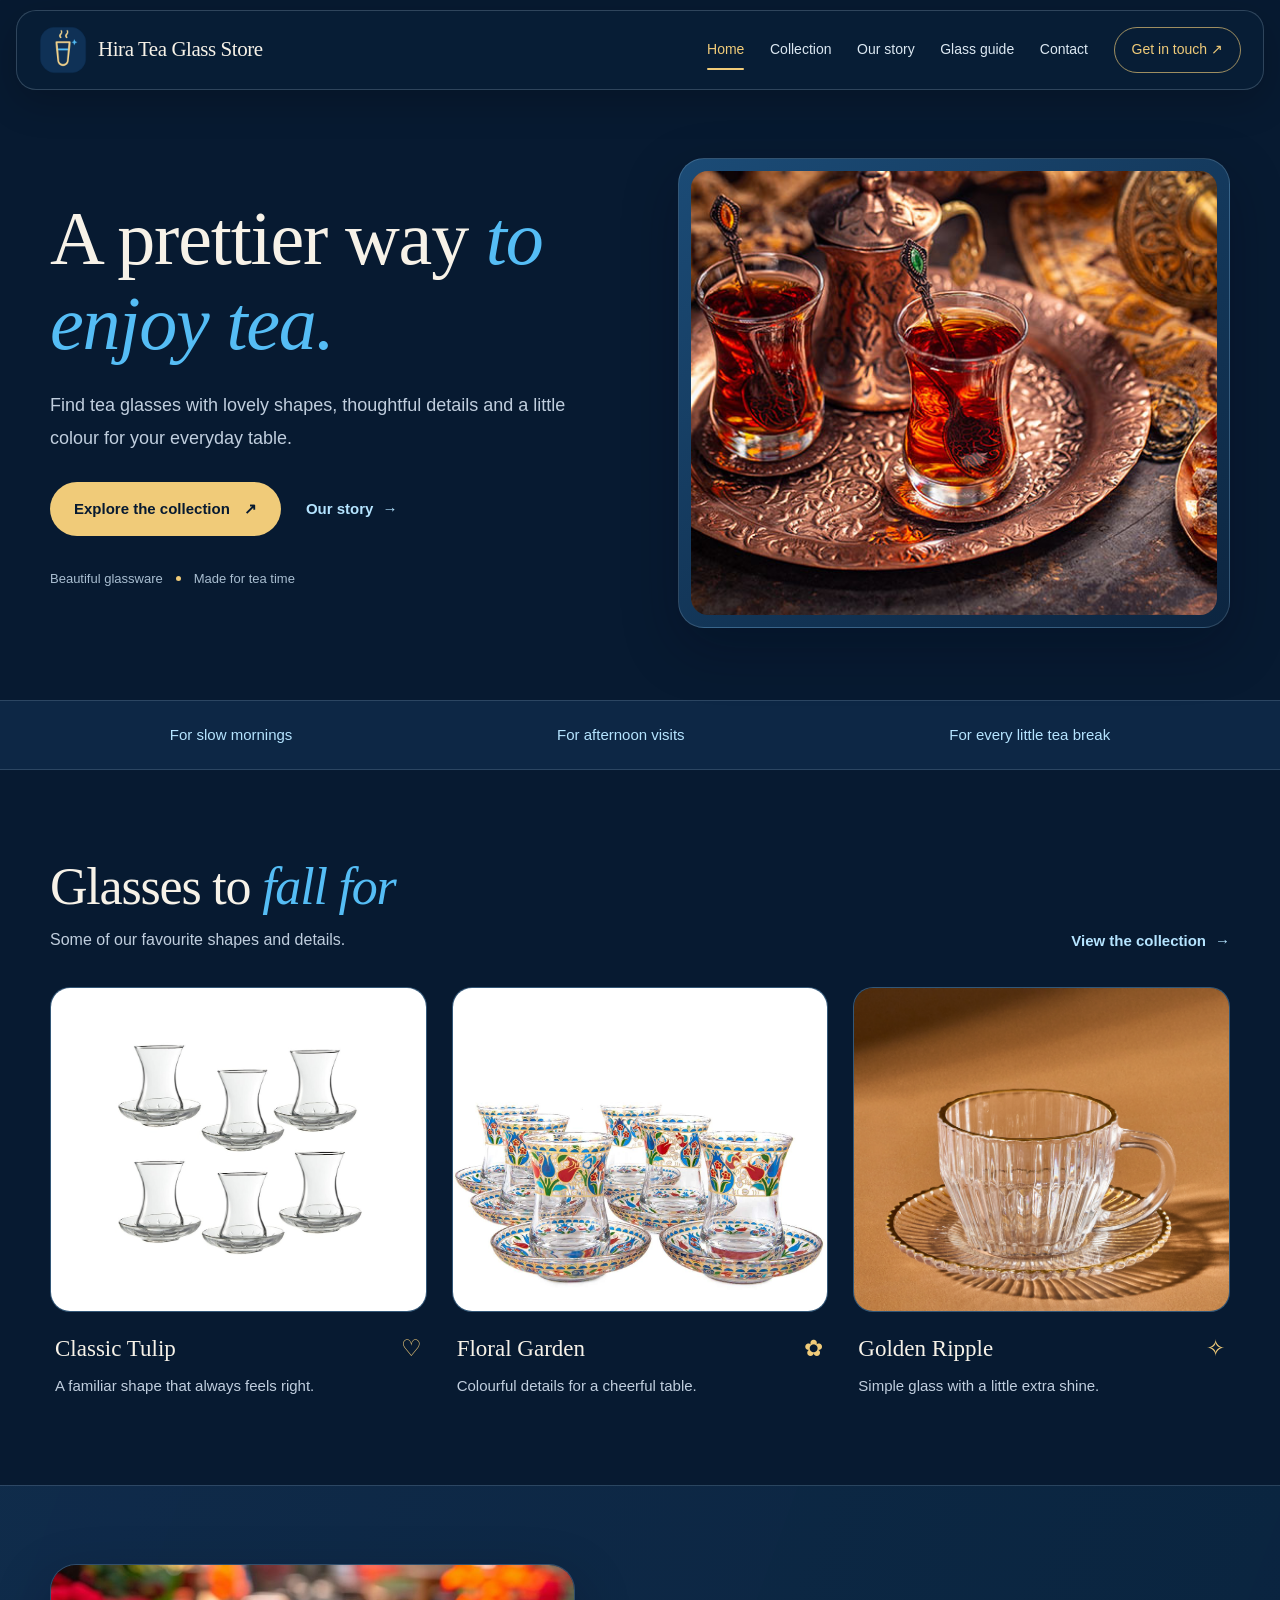
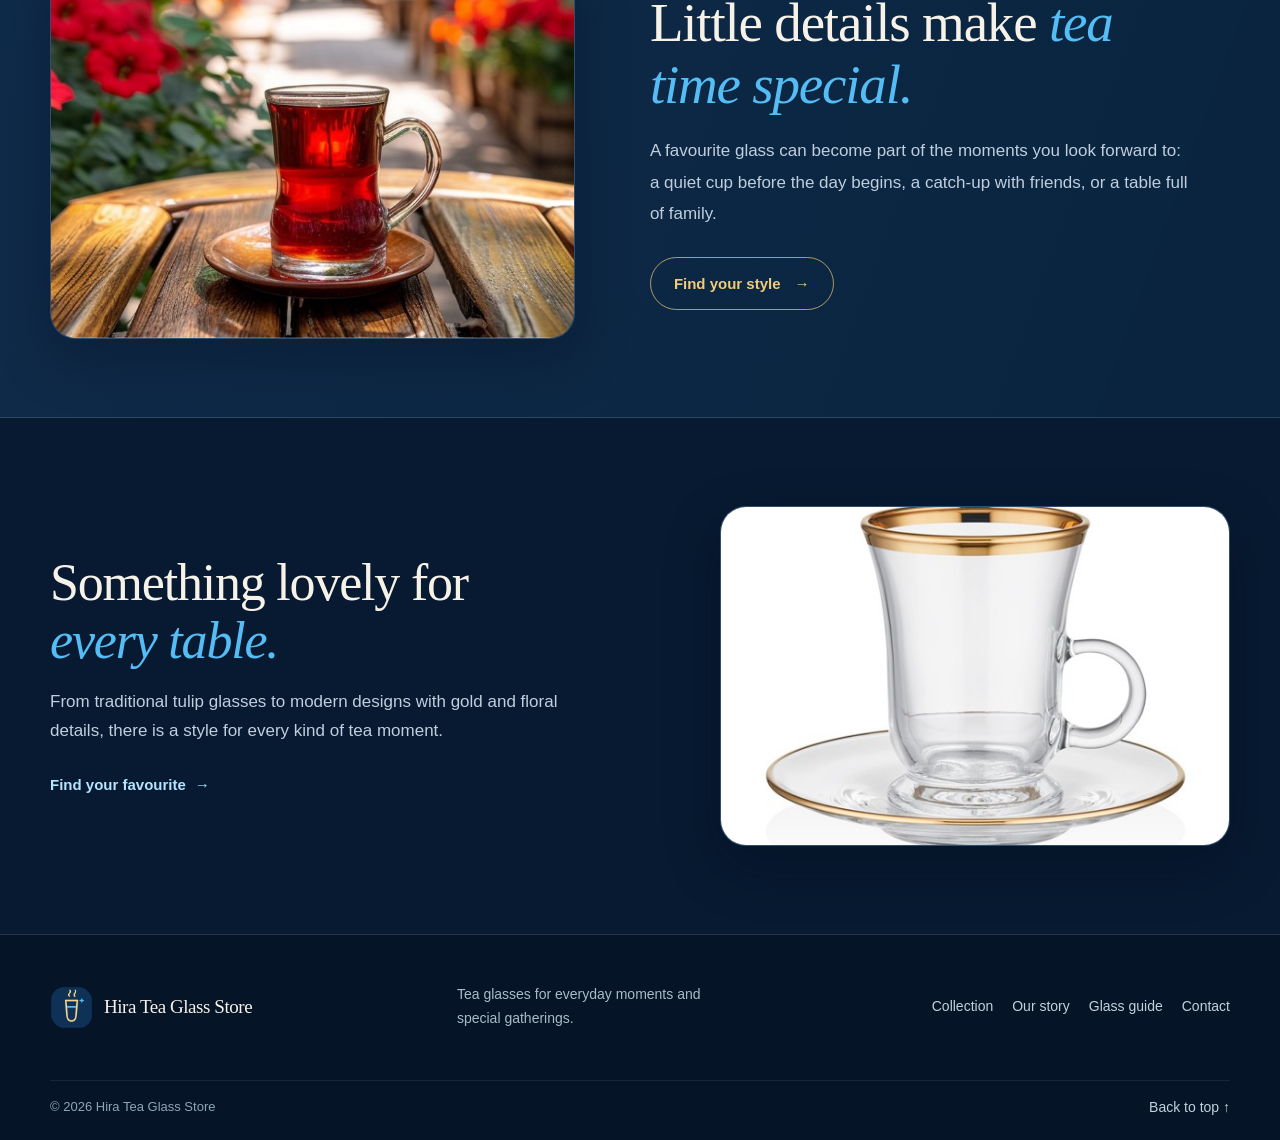
<file: index.html>
<!doctype html>
<html lang="en">
  <head>
    <meta charset="UTF-8" />
    <meta name="viewport" content="width=device-width, initial-scale=1.0" />
    <meta name="theme-color" content="#071a31" />
    <meta
      name="description"
      content="Discover lovely tea glasses for everyday tea moments at Hira Tea Glass Store."
    />
    <title>Home | Hira Tea Glass Store</title>
    <link rel="icon" type="image/png" href="assets/images/hira-mark.png" />
    <link rel="stylesheet" href="css/style.css" />
    <script src="js/script.js" defer></script>
  </head>
  <body>
    <header class="site-header">
      <div class="header-inner">
        <a
          class="brand"
          href="index.html"
          aria-label="Hira Tea Glass Store home"
        >
          <img src="assets/images/hira-mark.png" alt="" class="brand-mark" />
          <span class="brand-name">Hira Tea Glass Store</span>
        </a>
        <button
          class="menu-button"
          type="button"
          aria-label="Open menu"
          aria-expanded="false"
          aria-controls="main-navigation"
        >
          <span></span><span></span>
        </button>
        <nav
          class="main-navigation"
          id="main-navigation"
          aria-label="Main navigation"
        >
          <a href="index.html" aria-current="page">Home</a>
          <a href="collection.html">Collection</a>
          <a href="about.html">Our story</a>
          <a href="glass-guide.html">Glass guide</a>
          <a href="contact.html">Contact</a>
          <a class="nav-contact" href="contact.html"
            >Get in touch <span>↗</span></a
          >
        </nav>
      </div>
    </header>
    <main>
      <section class="hero section-wrap">
        <div class="hero-copy">
          <h1>A prettier way <span>to enjoy tea.</span></h1>
          <p class="hero-text">
            Find tea glasses with lovely shapes, thoughtful details and a little
            colour for your everyday table.
          </p>
          <div class="hero-actions">
            <a class="button button-gold" href="collection.html"
              >Explore the collection <span>↗</span></a
            >
            <a class="text-link" href="about.html">Our story <span>→</span></a>
          </div>
          <div class="hero-details">
            <span>Beautiful glassware</span><i></i
            ><span>Made for tea time</span>
          </div>
        </div>
        <div class="hero-photo photo-frame">
          <img
            src="assets/images/cap1.jpg"
            alt="Persian tea served in decorated glass cups on a copper tray"
          />
        </div>
      </section>

      <section class="welcome-strip">
        <div class="section-wrap strip-inner">
          <span>For slow mornings</span><span>For afternoon visits</span
          ><span>For every little tea break</span>
        </div>
      </section>

      <section class="section-wrap section-space">
        <div class="section-heading">
          <div>
            <h2>Glasses to <span>fall for</span></h2>
            <p>Some of our favourite shapes and details.</p>
          </div>
          <a class="text-link" href="collection.html"
            >View the collection <span>→</span></a
          >
        </div>
        <div class="product-grid home-products">
          <article class="product-card reveal">
            <a class="product-picture" href="collection.html"
              ><img
                src="assets/images/cap2.jpg"
                alt="Classic clear tulip tea glasses with matching saucers"
            /></a>
            <div class="product-info">
              <div>
                <h3>Classic Tulip</h3>
                <p>A familiar shape that always feels right.</p>
              </div>
              <span class="product-mark">♡</span>
            </div>
          </article>
          <article class="product-card reveal">
            <a class="product-picture" href="collection.html"
              ><img
                src="assets/images/cap6.webp"
                alt="Colourful floral Turkish tea glasses and saucers"
            /></a>
            <div class="product-info">
              <div>
                <h3>Floral Garden</h3>
                <p>Colourful details for a cheerful table.</p>
              </div>
              <span class="product-mark">✿</span>
            </div>
          </article>
          <article class="product-card reveal">
            <a class="product-picture" href="collection.html"
              ><img
                src="assets/images/cap7.jpg"
                alt="Clear ribbed glass tea cup with a gold accent"
            /></a>
            <div class="product-info">
              <div>
                <h3>Golden Ripple</h3>
                <p>Simple glass with a little extra shine.</p>
              </div>
              <span class="product-mark">✧</span>
            </div>
          </article>
        </div>
      </section>

      <section class="feature-band">
        <div class="section-wrap feature-layout">
          <div class="feature-photo photo-frame">
            <img
              src="assets/images/cap4.jpg"
              alt="Persian tea in a glass cup on a wooden table"
            />
          </div>
          <div class="feature-copy">
            <h2>Little details make <span>tea time special.</span></h2>
            <p>
              A favourite glass can become part of the moments you look forward
              to: a quiet cup before the day begins, a catch-up with friends, or
              a table full of family.
            </p>
            <a href="glass-guide.html" class="button button-outline"
              >Find your style <span>→</span></a
            >
          </div>
        </div>
      </section>

      <section class="section-wrap section-space home-bottom">
        <div class="home-bottom-copy">
          <h2>Something lovely for <span>every table.</span></h2>
          <p>
            From traditional tulip glasses to modern designs with gold and
            floral details, there is a style for every kind of tea moment.
          </p>
          <a class="text-link" href="collection.html"
            >Find your favourite <span>→</span></a
          >
        </div>
        <div class="home-bottom-photo photo-frame">
          <img
            src="assets/images/cap5.jpg"
            alt="Elegant clear glass tea cup with a gold rim and matching saucer"
          />
        </div>
      </section>
    </main>
    <footer class="site-footer">
      <div class="section-wrap footer-main">
        <a class="brand footer-brand" href="index.html">
          <img src="assets/images/hira-mark.png" alt="" class="brand-mark" />
          <span class="brand-name">Hira Tea Glass Store</span>
        </a>
        <p>Tea glasses for everyday moments and special gatherings.</p>
        <div class="footer-links">
          <a href="collection.html">Collection</a>
          <a href="about.html">Our story</a>
          <a href="glass-guide.html">Glass guide</a>
          <a href="contact.html">Contact</a>
        </div>
      </div>
      <div class="section-wrap footer-bottom">
        <span>© <span data-year></span> Hira Tea Glass Store</span>
        <a href="index.html">Back to top ↑</a>
      </div>
    </footer>
  </body>
</html>
</file>
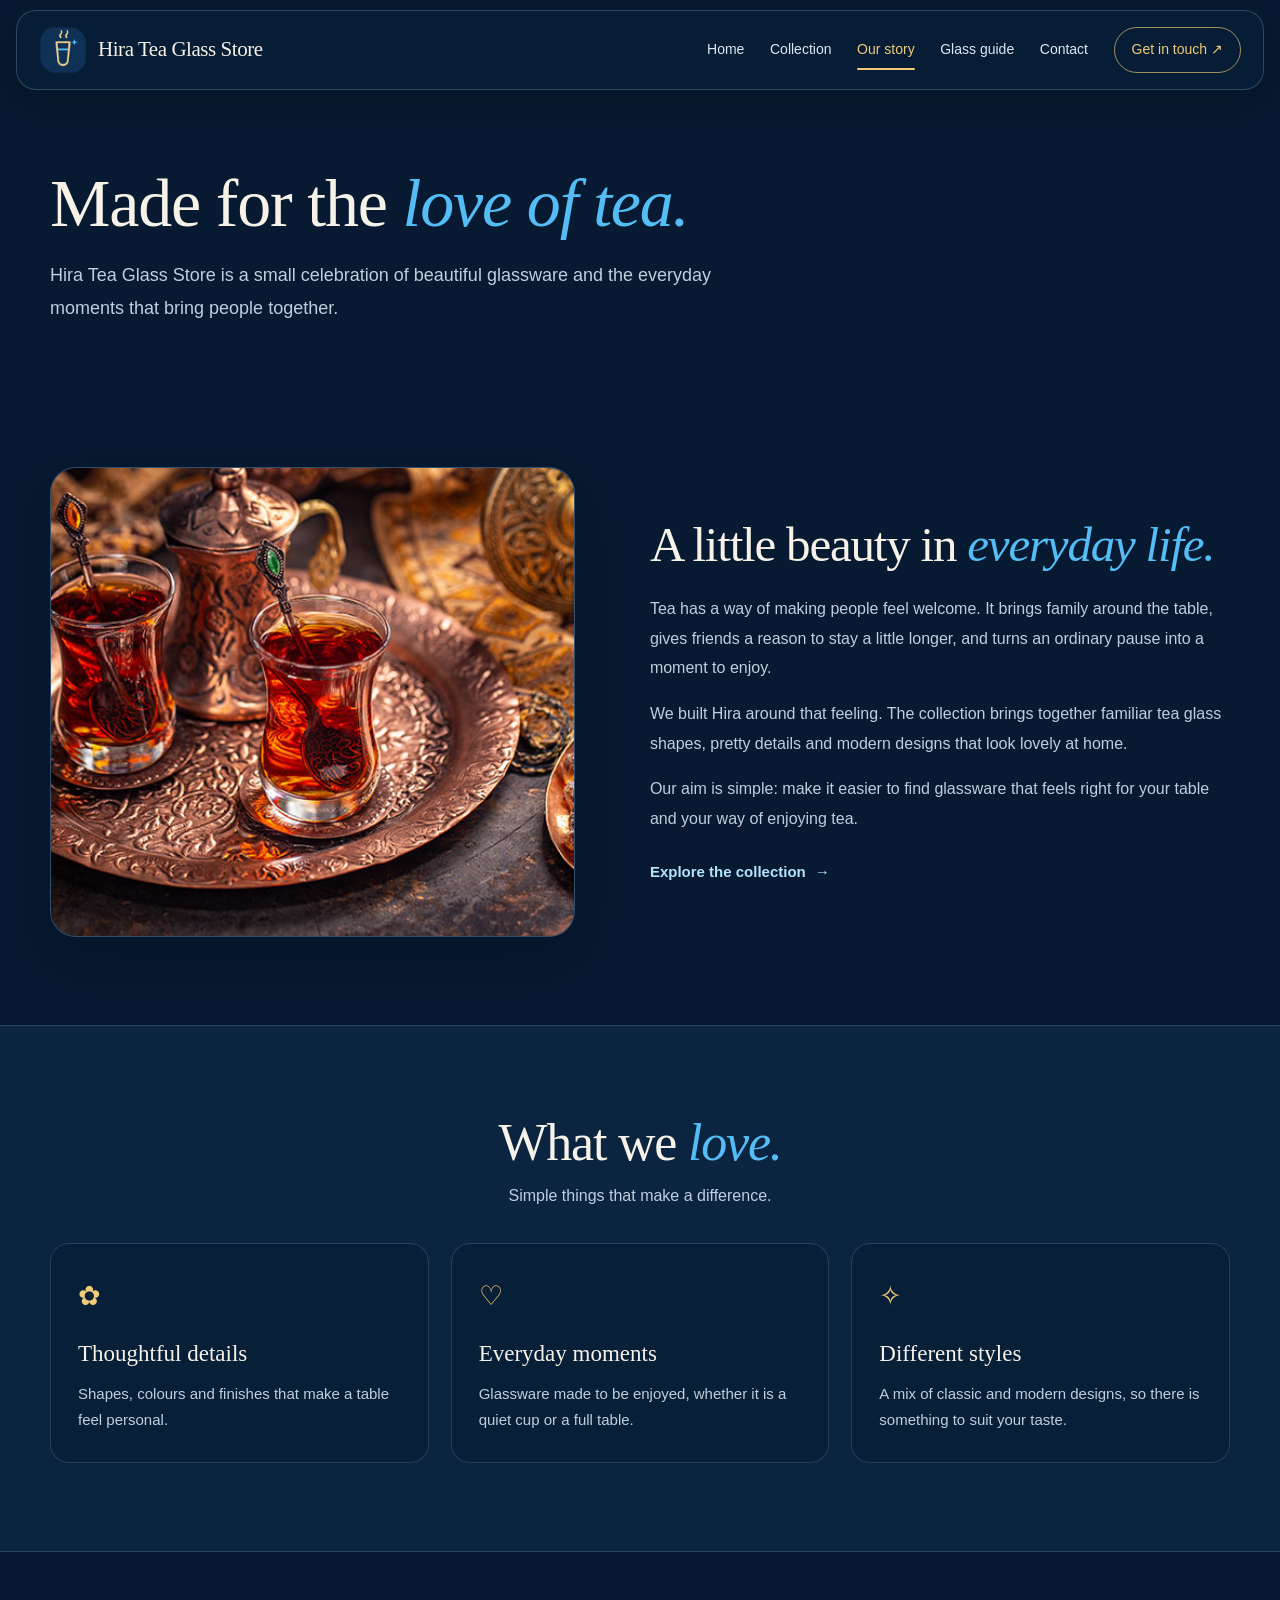
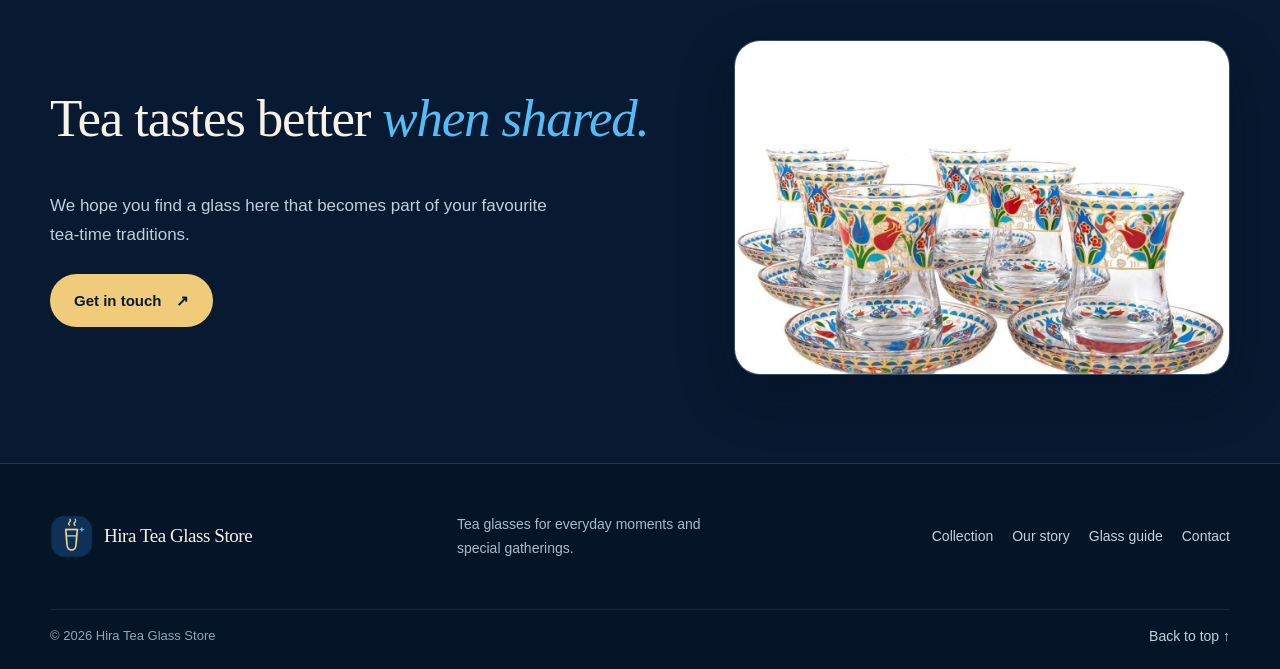
<file: about.html>
<!doctype html>
<html lang="en">
  <head>
    <meta charset="UTF-8" />
    <meta name="viewport" content="width=device-width, initial-scale=1.0" />
    <meta name="theme-color" content="#071a31" />
    <meta
      name="description"
      content="Learn about Hira Tea Glass Store and our love of beautiful everyday glassware."
    />
    <title>Our story | Hira Tea Glass Store</title>
    <link rel="icon" type="image/png" href="assets/images/hira-mark.png" />
    <link rel="stylesheet" href="css/style.css" />
    <script src="js/script.js" defer></script>
  </head>
  <body>
    <header class="site-header">
      <div class="header-inner">
        <a
          class="brand"
          href="index.html"
          aria-label="Hira Tea Glass Store home"
        >
          <img src="assets/images/hira-mark.png" alt="" class="brand-mark" />
          <span class="brand-name">Hira Tea Glass Store</span>
        </a>
        <button
          class="menu-button"
          type="button"
          aria-label="Open menu"
          aria-expanded="false"
          aria-controls="main-navigation"
        >
          <span></span><span></span>
        </button>
        <nav
          class="main-navigation"
          id="main-navigation"
          aria-label="Main navigation"
        >
          <a href="index.html">Home</a>
          <a href="collection.html">Collection</a>
          <a href="about.html" aria-current="page">Our story</a>
          <a href="glass-guide.html">Glass guide</a>
          <a href="contact.html">Contact</a>
          <a class="nav-contact" href="contact.html"
            >Get in touch <span>↗</span></a
          >
        </nav>
      </div>
    </header>
    <main>
      <section class="page-hero section-wrap">
        <h1>Made for the <span>love of tea.</span></h1>
        <p>
          Hira Tea Glass Store is a small celebration of beautiful glassware and
          the everyday moments that bring people together.
        </p>
      </section>
      <section class="section-wrap story-layout section-space">
        <div class="story-picture photo-frame">
          <img
            src="assets/images/cap1.jpg"
            alt="Persian tea glasses arranged on a decorative copper tray"
          />
        </div>
        <div class="story-copy">
          <h2>A little beauty in <span>everyday life.</span></h2>
          <p>
            Tea has a way of making people feel welcome. It brings family around
            the table, gives friends a reason to stay a little longer, and turns
            an ordinary pause into a moment to enjoy.
          </p>
          <p>
            We built Hira around that feeling. The collection brings together
            familiar tea glass shapes, pretty details and modern designs that
            look lovely at home.
          </p>
          <p>
            Our aim is simple: make it easier to find glassware that feels right
            for your table and your way of enjoying tea.
          </p>
          <a href="collection.html" class="text-link"
            >Explore the collection <span>→</span></a
          >
        </div>
      </section>
      <section class="values-section">
        <div class="section-wrap section-space">
          <div class="section-heading centered-heading">
            <div>
              <h2>What we <span>love.</span></h2>
              <p>Simple things that make a difference.</p>
            </div>
          </div>
          <div class="value-grid">
            <article class="value-card reveal">
              <span class="value-icon">✿</span>
              <h3>Thoughtful details</h3>
              <p>
                Shapes, colours and finishes that make a table feel personal.
              </p>
            </article>
            <article class="value-card reveal">
              <span class="value-icon">♡</span>
              <h3>Everyday moments</h3>
              <p>
                Glassware made to be enjoyed, whether it is a quiet cup or a
                full table.
              </p>
            </article>
            <article class="value-card reveal">
              <span class="value-icon">✧</span>
              <h3>Different styles</h3>
              <p>
                A mix of classic and modern designs, so there is something to
                suit your taste.
              </p>
            </article>
          </div>
        </div>
      </section>
      <section class="section-wrap about-last section-space">
        <div class="about-last-copy">
          <h2>Tea tastes better <span>when shared.</span></h2>
          <p>
            We hope you find a glass here that becomes part of your favourite
            tea-time traditions.
          </p>
          <a class="button button-gold" href="contact.html"
            >Get in touch <span>↗</span></a
          >
        </div>
        <div class="about-last-photo photo-frame">
          <img
            src="assets/images/cap6.webp"
            alt="Colourful Turkish tea glass set arranged together"
          />
        </div>
      </section>
    </main>
    <footer class="site-footer">
      <div class="section-wrap footer-main">
        <a class="brand footer-brand" href="index.html">
          <img src="assets/images/hira-mark.png" alt="" class="brand-mark" />
          <span class="brand-name">Hira Tea Glass Store</span>
        </a>
        <p>Tea glasses for everyday moments and special gatherings.</p>
        <div class="footer-links">
          <a href="collection.html">Collection</a>
          <a href="about.html">Our story</a>
          <a href="glass-guide.html">Glass guide</a>
          <a href="contact.html">Contact</a>
        </div>
      </div>
      <div class="section-wrap footer-bottom">
        <span>© <span data-year></span> Hira Tea Glass Store</span>
        <a href="index.html">Back to top ↑</a>
      </div>
    </footer>
  </body>
</html>
</file>
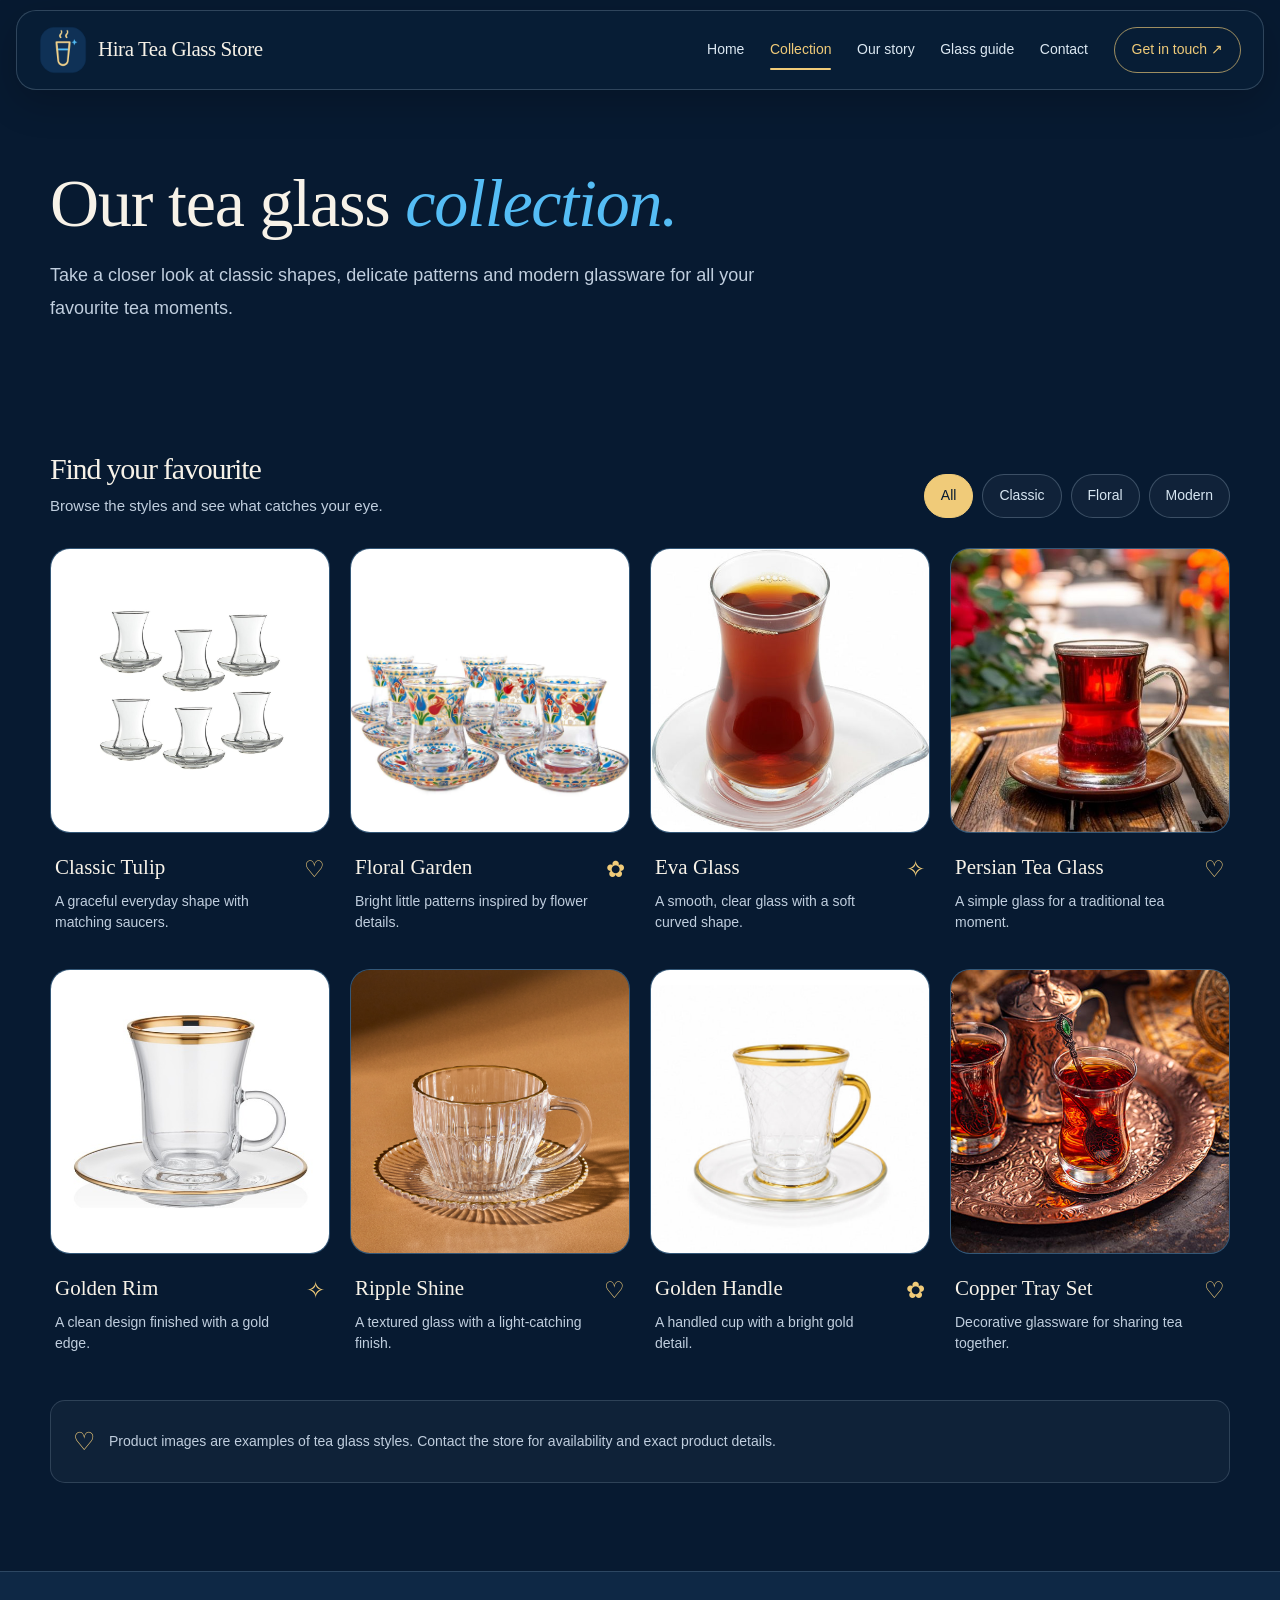
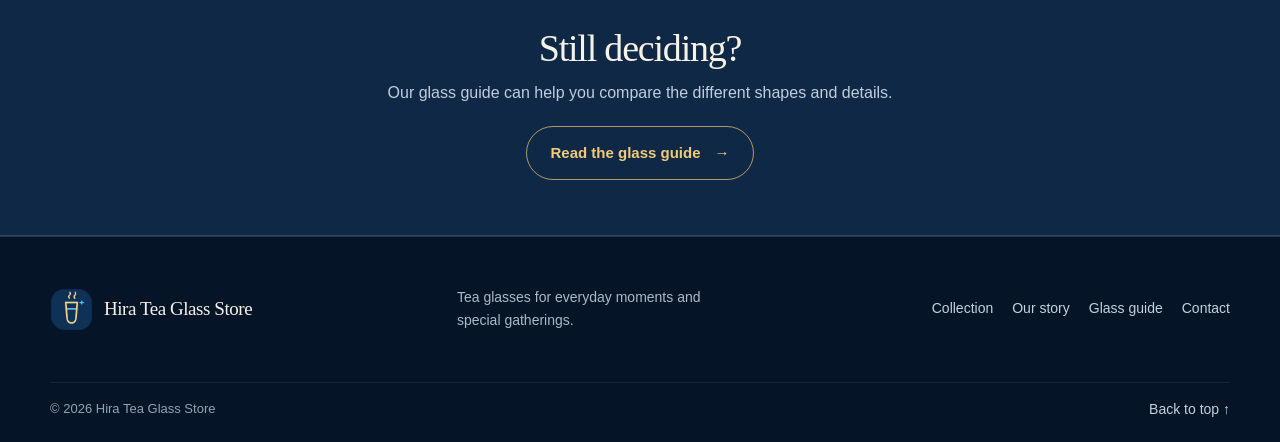
<file: collection.html>
<!doctype html>
<html lang="en">
  <head>
    <meta charset="UTF-8" />
    <meta name="viewport" content="width=device-width, initial-scale=1.0" />
    <meta name="theme-color" content="#071a31" />
    <meta
      name="description"
      content="Browse classic, floral and modern tea glass styles at Hira Tea Glass Store."
    />
    <title>Collection | Hira Tea Glass Store</title>
    <link rel="icon" type="image/png" href="assets/images/hira-mark.png" />
    <link rel="stylesheet" href="css/style.css" />
    <script src="js/script.js" defer></script>
  </head>
  <body>
    <header class="site-header">
      <div class="header-inner">
        <a
          class="brand"
          href="index.html"
          aria-label="Hira Tea Glass Store home"
        >
          <img src="assets/images/hira-mark.png" alt="" class="brand-mark" />
          <span class="brand-name">Hira Tea Glass Store</span>
        </a>
        <button
          class="menu-button"
          type="button"
          aria-label="Open menu"
          aria-expanded="false"
          aria-controls="main-navigation"
        >
          <span></span><span></span>
        </button>
        <nav
          class="main-navigation"
          id="main-navigation"
          aria-label="Main navigation"
        >
          <a href="index.html">Home</a>
          <a href="collection.html" aria-current="page">Collection</a>
          <a href="about.html">Our story</a>
          <a href="glass-guide.html">Glass guide</a>
          <a href="contact.html">Contact</a>
          <a class="nav-contact" href="contact.html"
            >Get in touch <span>↗</span></a
          >
        </nav>
      </div>
    </header>
    <main>
      <section class="page-hero section-wrap collection-hero">
        <h1>Our tea glass <span>collection.</span></h1>
        <p>
          Take a closer look at classic shapes, delicate patterns and modern
          glassware for all your favourite tea moments.
        </p>
      </section>
      <section class="section-wrap collection-section section-space">
        <div class="collection-toolbar">
          <div>
            <h2>Find your favourite</h2>
            <p>Browse the styles and see what catches your eye.</p>
          </div>
          <div class="filter-list" role="group" aria-label="Filter tea glasses">
            <button
              class="filter-button active"
              type="button"
              data-filter="all"
            >
              All
            </button>
            <button class="filter-button" type="button" data-filter="classic">
              Classic
            </button>
            <button class="filter-button" type="button" data-filter="floral">
              Floral
            </button>
            <button class="filter-button" type="button" data-filter="modern">
              Modern
            </button>
          </div>
        </div>
        <div class="product-grid collection-grid">
          <article class="product-card reveal" data-category="classic">
            <div class="product-picture">
              <img
                src="assets/images/cap2.jpg"
                alt="Classic Tulip tea glass design"
                loading="lazy"
              />
            </div>
            <div class="product-info">
              <div>
                <h3>Classic Tulip</h3>
                <p>A graceful everyday shape with matching saucers.</p>
              </div>
              <span class="product-mark">♡</span>
            </div>
          </article>
          <article class="product-card reveal" data-category="floral">
            <div class="product-picture">
              <img
                src="assets/images/cap6.webp"
                alt="Floral Garden tea glass design"
                loading="lazy"
              />
            </div>
            <div class="product-info">
              <div>
                <h3>Floral Garden</h3>
                <p>Bright little patterns inspired by flower details.</p>
              </div>
              <span class="product-mark">✿</span>
            </div>
          </article>
          <article class="product-card reveal" data-category="classic">
            <div class="product-picture">
              <img
                src="assets/images/cap3.jpg"
                alt="Eva Glass tea glass design"
                loading="lazy"
              />
            </div>
            <div class="product-info">
              <div>
                <h3>Eva Glass</h3>
                <p>A smooth, clear glass with a soft curved shape.</p>
              </div>
              <span class="product-mark">✧</span>
            </div>
          </article>
          <article class="product-card reveal" data-category="modern">
            <div class="product-picture">
              <img
                src="assets/images/cap4.jpg"
                alt="Persian Tea Glass tea glass design"
                loading="lazy"
              />
            </div>
            <div class="product-info">
              <div>
                <h3>Persian Tea Glass</h3>
                <p>A simple glass for a traditional tea moment.</p>
              </div>
              <span class="product-mark">♡</span>
            </div>
          </article>
          <article class="product-card reveal" data-category="modern">
            <div class="product-picture">
              <img
                src="assets/images/cap5.jpg"
                alt="Golden Rim tea glass design"
                loading="lazy"
              />
            </div>
            <div class="product-info">
              <div>
                <h3>Golden Rim</h3>
                <p>A clean design finished with a gold edge.</p>
              </div>
              <span class="product-mark">✧</span>
            </div>
          </article>
          <article class="product-card reveal" data-category="modern">
            <div class="product-picture">
              <img
                src="assets/images/cap7.jpg"
                alt="Ripple Shine tea glass design"
                loading="lazy"
              />
            </div>
            <div class="product-info">
              <div>
                <h3>Ripple Shine</h3>
                <p>A textured glass with a light-catching finish.</p>
              </div>
              <span class="product-mark">♡</span>
            </div>
          </article>
          <article class="product-card reveal" data-category="classic">
            <div class="product-picture">
              <img
                src="assets/images/cap8.webp"
                alt="Golden Handle tea glass design"
                loading="lazy"
              />
            </div>
            <div class="product-info">
              <div>
                <h3>Golden Handle</h3>
                <p>A handled cup with a bright gold detail.</p>
              </div>
              <span class="product-mark">✿</span>
            </div>
          </article>
          <article class="product-card reveal" data-category="floral">
            <div class="product-picture">
              <img
                src="assets/images/cap1.jpg"
                alt="Copper Tray Set tea glass design"
                loading="lazy"
              />
            </div>
            <div class="product-info">
              <div>
                <h3>Copper Tray Set</h3>
                <p>Decorative glassware for sharing tea together.</p>
              </div>
              <span class="product-mark">♡</span>
            </div>
          </article>
        </div>
        <p class="filter-empty" hidden>
          No glasses in this style just yet. Try another filter.
        </p>
        <div class="collection-note">
          <span>♡</span>
          <p>
            Product images are examples of tea glass styles. Contact the store
            for availability and exact product details.
          </p>
        </div>
      </section>
      <section class="collection-footer-band">
        <div class="section-wrap">
          <h2>Still deciding?</h2>
          <p>
            Our glass guide can help you compare the different shapes and
            details.
          </p>
          <a class="button button-outline" href="glass-guide.html"
            >Read the glass guide <span>→</span></a
          >
        </div>
      </section>
    </main>
    <footer class="site-footer">
      <div class="section-wrap footer-main">
        <a class="brand footer-brand" href="index.html">
          <img src="assets/images/hira-mark.png" alt="" class="brand-mark" />
          <span class="brand-name">Hira Tea Glass Store</span>
        </a>
        <p>Tea glasses for everyday moments and special gatherings.</p>
        <div class="footer-links">
          <a href="collection.html">Collection</a>
          <a href="about.html">Our story</a>
          <a href="glass-guide.html">Glass guide</a>
          <a href="contact.html">Contact</a>
        </div>
      </div>
      <div class="section-wrap footer-bottom">
        <span>© <span data-year></span> Hira Tea Glass Store</span>
        <a href="index.html">Back to top ↑</a>
      </div>
    </footer>
  </body>
</html>
</file>
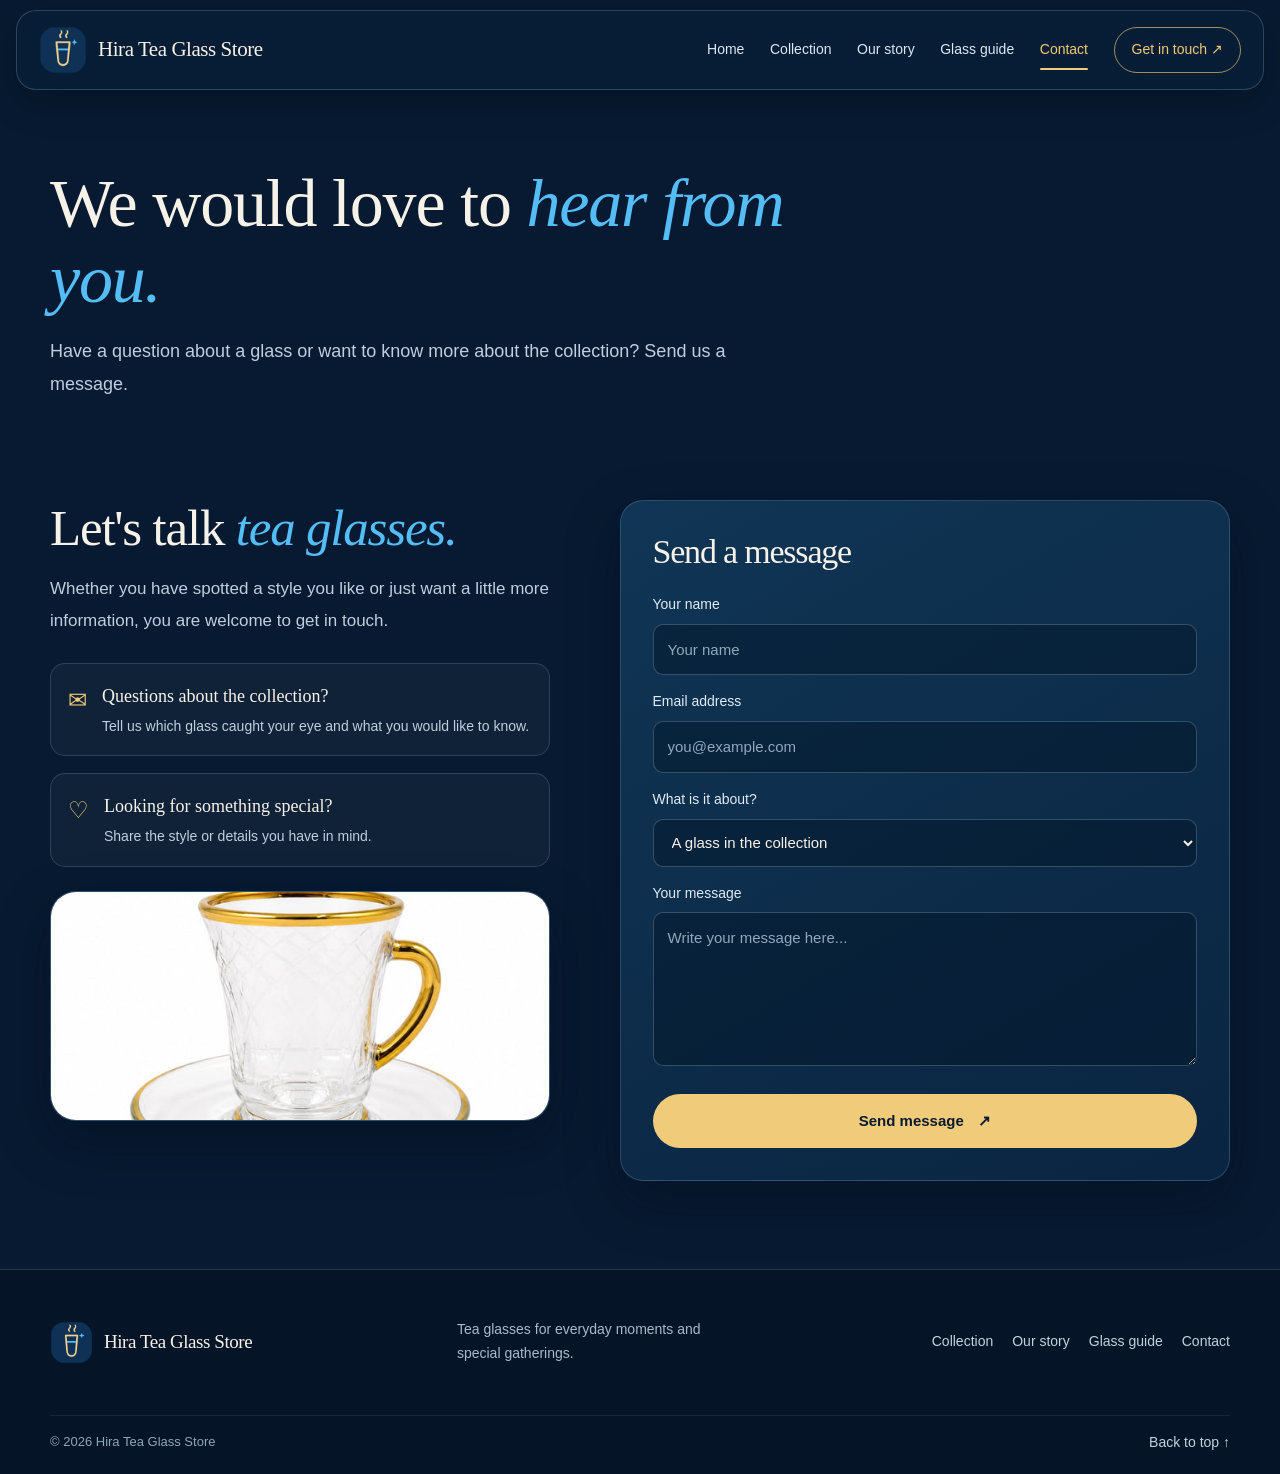
<file: contact.html>
<!doctype html>
<html lang="en">
  <head>
    <meta charset="UTF-8" />
    <meta name="viewport" content="width=device-width, initial-scale=1.0" />
    <meta name="theme-color" content="#071a31" />
    <meta
      name="description"
      content="Contact Hira Tea Glass Store with a question about the collection."
    />
    <title>Contact | Hira Tea Glass Store</title>
    <link rel="icon" type="image/png" href="assets/images/hira-mark.png" />
    <link rel="stylesheet" href="css/style.css" />
    <script src="js/script.js" defer></script>
  </head>
  <body>
    <header class="site-header">
      <div class="header-inner">
        <a
          class="brand"
          href="index.html"
          aria-label="Hira Tea Glass Store home"
        >
          <img src="assets/images/hira-mark.png" alt="" class="brand-mark" />
          <span class="brand-name">Hira Tea Glass Store</span>
        </a>
        <button
          class="menu-button"
          type="button"
          aria-label="Open menu"
          aria-expanded="false"
          aria-controls="main-navigation"
        >
          <span></span><span></span>
        </button>
        <nav
          class="main-navigation"
          id="main-navigation"
          aria-label="Main navigation"
        >
          <a href="index.html">Home</a>
          <a href="collection.html">Collection</a>
          <a href="about.html">Our story</a>
          <a href="glass-guide.html">Glass guide</a>
          <a href="contact.html" aria-current="page">Contact</a>
          <a class="nav-contact" href="contact.html"
            >Get in touch <span>↗</span></a
          >
        </nav>
      </div>
    </header>
    <main>
      <section class="page-hero section-wrap contact-hero">
        <h1>We would love to <span>hear from you.</span></h1>
        <p>
          Have a question about a glass or want to know more about the
          collection? Send us a message.
        </p>
      </section>
      <section class="section-wrap contact-layout section-space">
        <div class="contact-copy">
          <h2>Let's talk <span>tea glasses.</span></h2>
          <p>
            Whether you have spotted a style you like or just want a little more
            information, you are welcome to get in touch.
          </p>
          <div class="contact-card">
            <span class="contact-icon">✉</span>
            <div>
              <strong>Questions about the collection?</strong>
              <p>
                Tell us which glass caught your eye and what you would like to
                know.
              </p>
            </div>
          </div>
          <div class="contact-card">
            <span class="contact-icon">♡</span>
            <div>
              <strong>Looking for something special?</strong>
              <p>Share the style or details you have in mind.</p>
            </div>
          </div>
          <div class="contact-side-photo photo-frame">
            <img
              src="assets/images/cap8.webp"
              alt="Clear glass tea cup with gold handle and saucer"
            />
          </div>
        </div>
        <div class="form-wrap">
          <form class="contact-form" id="contact-form">
            <h2>Send a message</h2>
            <label for="name">Your name</label>
            <input
              id="name"
              name="name"
              type="text"
              placeholder="Your name"
              autocomplete="name"
              required
            />
            <label for="email">Email address</label>
            <input
              id="email"
              name="email"
              type="email"
              placeholder="you@example.com"
              autocomplete="email"
              required
            />
            <label for="topic">What is it about?</label>
            <select id="topic" name="topic">
              <option value="collection">A glass in the collection</option>
              <option value="general">A general question</option>
              <option value="feedback">Feedback or suggestion</option>
            </select>
            <label for="message">Your message</label>
            <textarea
              id="message"
              name="message"
              rows="5"
              placeholder="Write your message here..."
              required
            ></textarea>
            <button class="button button-gold form-submit" type="submit">
              Send message <span>↗</span>
            </button>
          </form>
          <div
            class="form-success"
            id="form-success"
            role="status"
            aria-live="polite"
            hidden
          >
            <span>♡</span>
            <h2>Thank you!</h2>
          </div>
        </div>
      </section>
    </main>
    <footer class="site-footer">
      <div class="section-wrap footer-main">
        <a class="brand footer-brand" href="index.html">
          <img src="assets/images/hira-mark.png" alt="" class="brand-mark" />
          <span class="brand-name">Hira Tea Glass Store</span>
        </a>
        <p>Tea glasses for everyday moments and special gatherings.</p>
        <div class="footer-links">
          <a href="collection.html">Collection</a>
          <a href="about.html">Our story</a>
          <a href="glass-guide.html">Glass guide</a>
          <a href="contact.html">Contact</a>
        </div>
      </div>
      <div class="section-wrap footer-bottom">
        <span>© <span data-year></span> Hira Tea Glass Store</span>
        <a href="index.html">Back to top ↑</a>
      </div>
    </footer>
  </body>
</html>
</file>
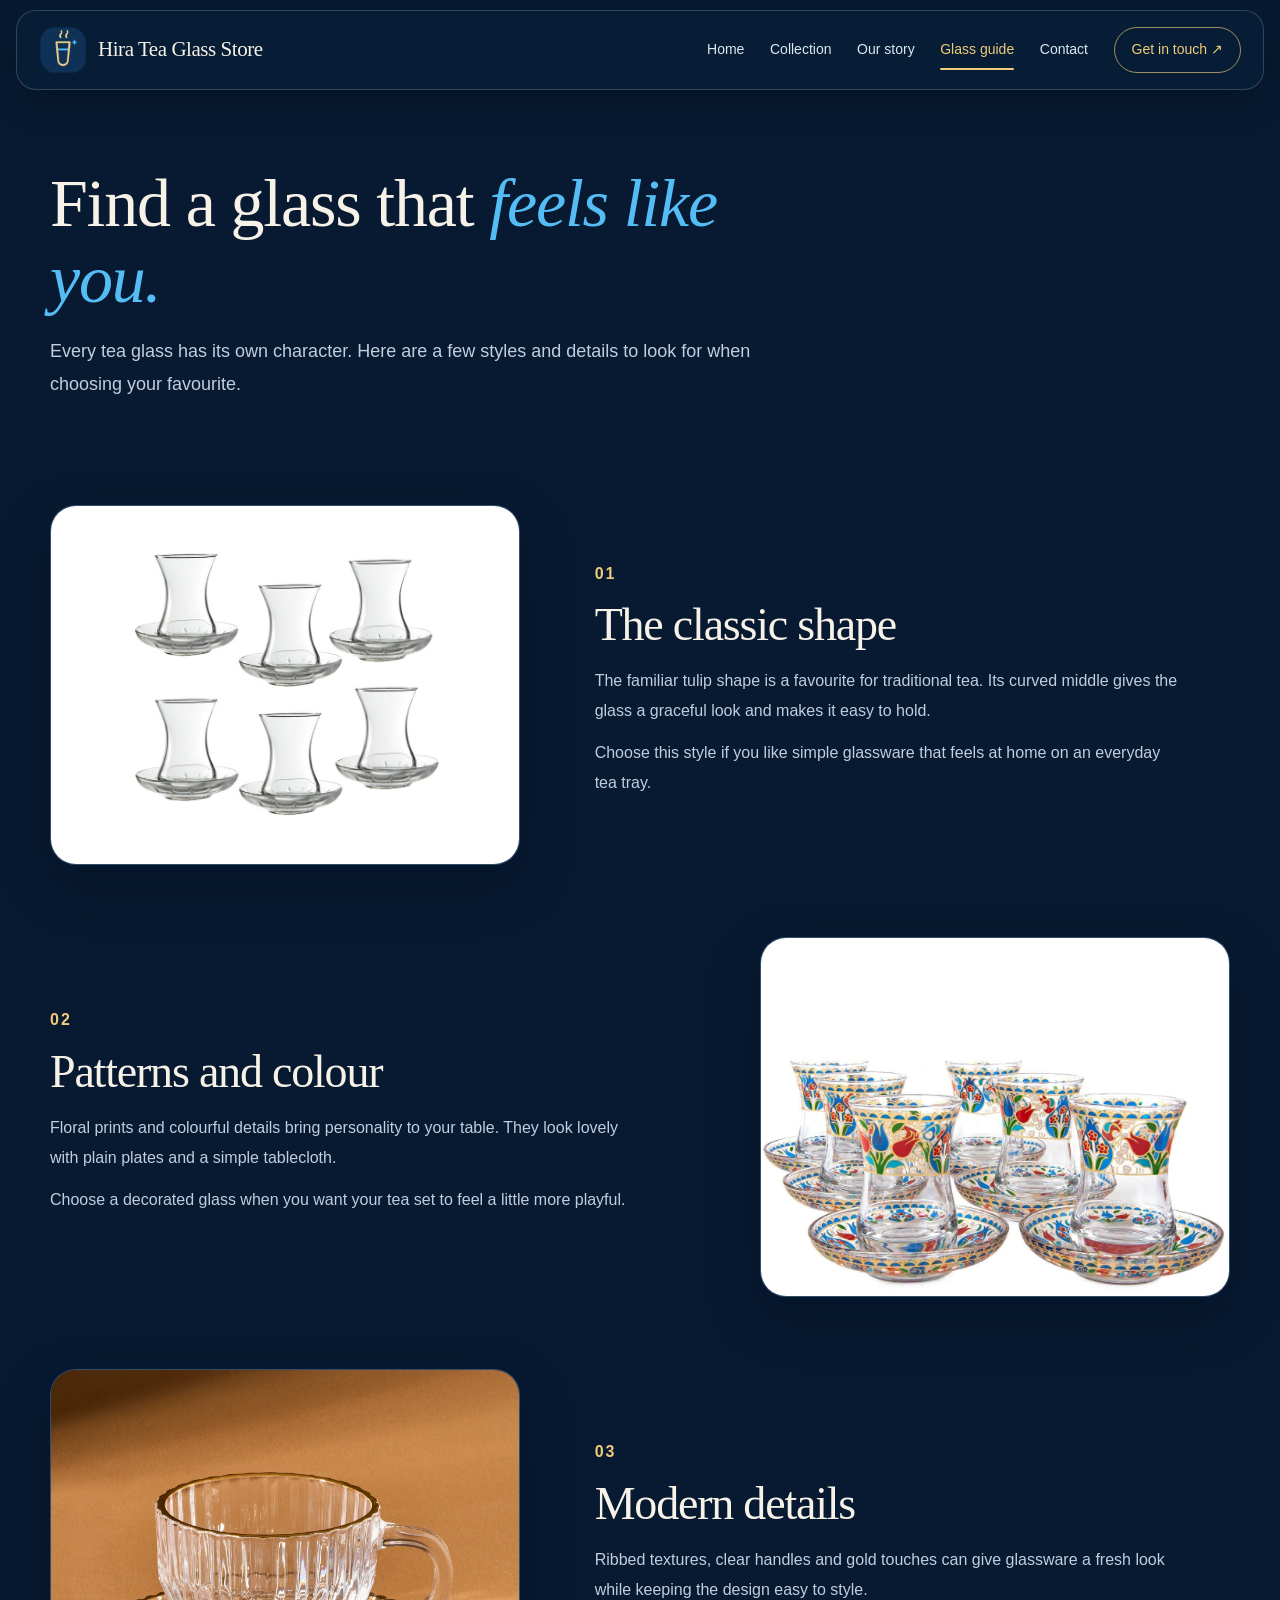
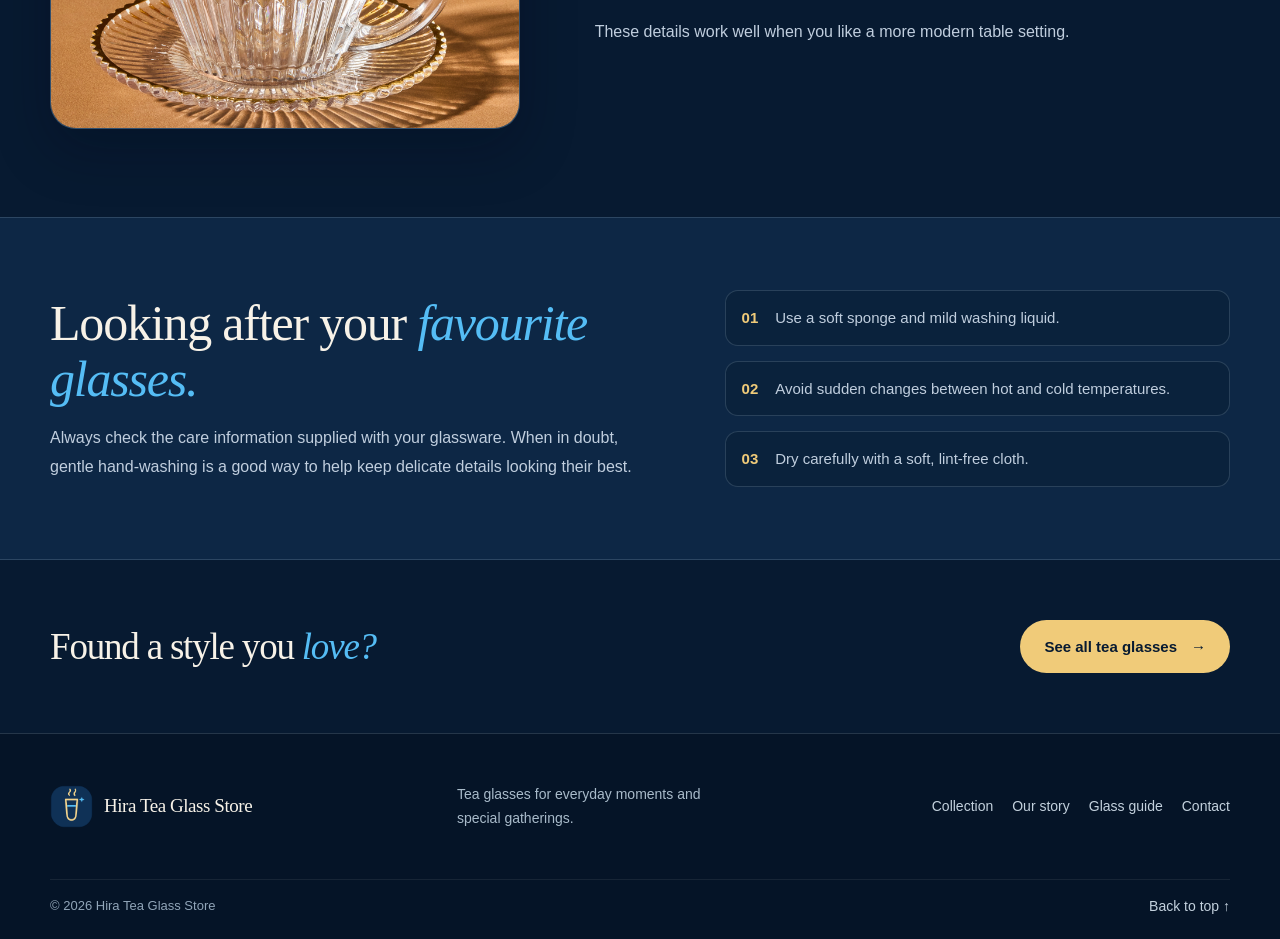
<file: glass-guide.html>
<!doctype html>
<html lang="en">
  <head>
    <meta charset="UTF-8" />
    <meta name="viewport" content="width=device-width, initial-scale=1.0" />
    <meta name="theme-color" content="#071a31" />
    <meta
      name="description"
      content="Explore tea glass shapes, styles and simple care tips."
    />
    <title>Glass guide | Hira Tea Glass Store</title>
    <link rel="icon" type="image/png" href="assets/images/hira-mark.png" />
    <link rel="stylesheet" href="css/style.css" />
    <script src="js/script.js" defer></script>
  </head>
  <body>
    <header class="site-header">
      <div class="header-inner">
        <a
          class="brand"
          href="index.html"
          aria-label="Hira Tea Glass Store home"
        >
          <img src="assets/images/hira-mark.png" alt="" class="brand-mark" />
          <span class="brand-name">Hira Tea Glass Store</span>
        </a>
        <button
          class="menu-button"
          type="button"
          aria-label="Open menu"
          aria-expanded="false"
          aria-controls="main-navigation"
        >
          <span></span><span></span>
        </button>
        <nav
          class="main-navigation"
          id="main-navigation"
          aria-label="Main navigation"
        >
          <a href="index.html">Home</a>
          <a href="collection.html">Collection</a>
          <a href="about.html">Our story</a>
          <a href="glass-guide.html" aria-current="page">Glass guide</a>
          <a href="contact.html">Contact</a>
          <a class="nav-contact" href="contact.html"
            >Get in touch <span>↗</span></a
          >
        </nav>
      </div>
    </header>
    <main>
      <section class="page-hero section-wrap guide-hero">
        <h1>Find a glass that <span>feels like you.</span></h1>
        <p>
          Every tea glass has its own character. Here are a few styles and
          details to look for when choosing your favourite.
        </p>
      </section>
      <section class="section-wrap guide-list section-space">
        <article class="guide-row reveal">
          <div class="guide-image photo-frame">
            <img
              src="assets/images/cap2.jpg"
              alt="Traditional clear tulip-shaped tea glasses"
            />
          </div>
          <div class="guide-copy">
            <span class="guide-number">01</span>
            <h2>The classic shape</h2>
            <p>
              The familiar tulip shape is a favourite for traditional tea. Its
              curved middle gives the glass a graceful look and makes it easy to
              hold.
            </p>
            <p>
              Choose this style if you like simple glassware that feels at home
              on an everyday tea tray.
            </p>
          </div>
        </article>
        <article class="guide-row guide-reverse reveal">
          <div class="guide-image photo-frame">
            <img
              src="assets/images/cap6.webp"
              alt="Patterned floral tea glasses with matching saucers"
            />
          </div>
          <div class="guide-copy">
            <span class="guide-number">02</span>
            <h2>Patterns and colour</h2>
            <p>
              Floral prints and colourful details bring personality to your
              table. They look lovely with plain plates and a simple tablecloth.
            </p>
            <p>
              Choose a decorated glass when you want your tea set to feel a
              little more playful.
            </p>
          </div>
        </article>
        <article class="guide-row reveal">
          <div class="guide-image photo-frame">
            <img
              src="assets/images/cap7.jpg"
              alt="Modern textured glass tea cup with gold accents"
            />
          </div>
          <div class="guide-copy">
            <span class="guide-number">03</span>
            <h2>Modern details</h2>
            <p>
              Ribbed textures, clear handles and gold touches can give glassware
              a fresh look while keeping the design easy to style.
            </p>
            <p>
              These details work well when you like a more modern table setting.
            </p>
          </div>
        </article>
      </section>
      <section class="care-band">
        <div class="section-wrap care-layout">
          <div>
            <h2>Looking after your <span>favourite glasses.</span></h2>
            <p>
              Always check the care information supplied with your glassware.
              When in doubt, gentle hand-washing is a good way to help keep
              delicate details looking their best.
            </p>
          </div>
          <div class="care-tips">
            <div>
              <span>01</span>
              <p>Use a soft sponge and mild washing liquid.</p>
            </div>
            <div>
              <span>02</span>
              <p>Avoid sudden changes between hot and cold temperatures.</p>
            </div>
            <div>
              <span>03</span>
              <p>Dry carefully with a soft, lint-free cloth.</p>
            </div>
          </div>
        </div>
      </section>
      <section class="section-wrap guide-end">
        <h2>Found a style you <span>love?</span></h2>
        <a class="button button-gold" href="collection.html"
          >See all tea glasses <span>→</span></a
        >
      </section>
    </main>
    <footer class="site-footer">
      <div class="section-wrap footer-main">
        <a class="brand footer-brand" href="index.html">
          <img src="assets/images/hira-mark.png" alt="" class="brand-mark" />
          <span class="brand-name">Hira Tea Glass Store</span>
        </a>
        <p>Tea glasses for everyday moments and special gatherings.</p>
        <div class="footer-links">
          <a href="collection.html">Collection</a>
          <a href="about.html">Our story</a>
          <a href="glass-guide.html">Glass guide</a>
          <a href="contact.html">Contact</a>
        </div>
      </div>
      <div class="section-wrap footer-bottom">
        <span>© <span data-year></span> Hira Tea Glass Store</span>
        <a href="index.html">Back to top ↑</a>
      </div>
    </footer>
  </body>
</html>
</file>
<file: css/style.css>
/* Shared styles for Hira Tea Glass Store */
:root {
  --navy: #071a31;
  --navy-light: #102d4d;
  --navy-card: #12395d;
  --blue: #55bdf5;
  --blue-soft: #b5e4ff;
  --gold: #f0cb79;
  --cream: #f7f2e8;
  --muted: #c0cede;
  --line: rgba(205, 229, 246, 0.16);
  --shadow: 0 20px 55px rgba(0, 7, 20, 0.28);
}

* {
  box-sizing: border-box;
}
html {
  scroll-behavior: smooth;
  scroll-padding-top: 100px;
}
body {
  margin: 0;
  color: var(--cream);
  background: var(--navy);
  font-family: "Trebuchet MS", "Segoe UI", sans-serif;
  font-size: 16px;
  line-height: 1.7;
  overflow-x: hidden;
}
::selection {
  color: var(--navy);
  background: var(--gold);
}
a {
  color: inherit;
  text-decoration: none;
}
img {
  display: block;
  width: 100%;
  max-width: 100%;
}
button,
input,
select,
textarea {
  font: inherit;
}
button,
a {
  -webkit-tap-highlight-color: transparent;
}
button:focus-visible,
a:focus-visible,
input:focus-visible,
textarea:focus-visible,
select:focus-visible {
  outline: 2px solid var(--blue);
  outline-offset: 4px;
}

.section-wrap {
  width: min(1180px, calc(100% - 56px));
  margin-inline: auto;
}
.section-space {
  padding-block: 88px;
}
h1,
h2,
h3,
p {
  margin-top: 0;
}
h1,
h2 {
  font-family: Georgia, "Times New Roman", serif;
  font-weight: 400;
  letter-spacing: -1.2px;
  line-height: 1.12;
}
h1 span,
h2 span {
  color: var(--blue);
  font-style: italic;
}
p {
  color: var(--muted);
}

/* Header */
.site-header {
  position: sticky;
  top: 10px;
  z-index: 30;
  width: min(1280px, calc(100% - 32px));
  margin: 10px auto 0;
  border: 1px solid rgba(205, 229, 246, 0.2);
  border-radius: 20px;
  background: rgba(8, 31, 55, 0.82);
  box-shadow: 0 12px 38px rgba(0, 0, 0, 0.2);
  backdrop-filter: blur(18px);
  -webkit-backdrop-filter: blur(18px);
}
.header-inner {
  min-height: 78px;
  padding: 10px 22px;
  display: flex;
  align-items: center;
  justify-content: space-between;
  gap: 22px;
}
.brand {
  display: inline-flex;
  align-items: center;
  gap: 11px;
  flex: 0 0 auto;
  min-width: 0;
}
.brand-mark {
  width: 48px;
  height: 48px;
  flex: 0 0 auto;
}
.brand-name {
  color: var(--cream);
  font-family: Georgia, "Times New Roman", serif;
  font-size: 21px;
  line-height: 1.1;
  white-space: nowrap;
  letter-spacing: -0.45px;
}
.main-navigation {
  display: flex;
  align-items: center;
  gap: clamp(14px, 2vw, 27px);
}
.main-navigation a {
  position: relative;
  color: #dce8f2;
  font-size: 14px;
  transition: color 0.22s ease;
  white-space: nowrap;
}
.main-navigation a:hover,
.main-navigation a[aria-current="page"] {
  color: var(--gold);
}
.main-navigation a[aria-current="page"]::after {
  position: absolute;
  right: 0;
  bottom: -8px;
  left: 0;
  height: 2px;
  border-radius: 3px;
  background: var(--gold);
  content: "";
}
.main-navigation .nav-contact {
  padding: 10px 17px;
  border: 1px solid rgba(240, 203, 121, 0.65);
  border-radius: 28px;
  color: var(--gold);
}
.main-navigation .nav-contact:hover {
  color: var(--navy);
  background: var(--gold);
}
.menu-button {
  display: none;
  width: 46px;
  height: 44px;
  padding: 0;
  place-content: center;
  gap: 6px;
  border: 1px solid var(--line);
  border-radius: 13px;
  background: rgba(255, 255, 255, 0.06);
  cursor: pointer;
}
.menu-button span {
  width: 20px;
  height: 2px;
  border-radius: 3px;
  background: var(--cream);
  transition: transform 0.22s ease;
}
.menu-button[aria-expanded="true"] span:first-child {
  transform: translateY(4px) rotate(45deg);
}
.menu-button[aria-expanded="true"] span:last-child {
  transform: translateY(-4px) rotate(-45deg);
}

/* Buttons and links */
.button {
  display: inline-flex;
  min-height: 52px;
  align-items: center;
  justify-content: center;
  gap: 14px;
  padding: 13px 23px;
  border: 1px solid transparent;
  border-radius: 32px;
  font-size: 15px;
  font-weight: 700;
  cursor: pointer;
  transition:
    transform 0.22s ease,
    box-shadow 0.22s ease,
    background 0.22s ease,
    color 0.22s ease;
}
.button:hover {
  transform: translateY(-3px);
  box-shadow: 0 12px 25px rgba(0, 0, 0, 0.2);
}
.button-gold {
  color: var(--navy);
  background: var(--gold);
}
.button-gold:hover {
  background: #ffdda0;
}
.button-outline {
  color: var(--gold);
  border-color: rgba(240, 203, 121, 0.7);
  background: transparent;
}
.button-outline:hover {
  color: var(--navy);
  background: var(--gold);
}
.text-link {
  display: inline-flex;
  align-items: center;
  gap: 9px;
  color: var(--blue-soft);
  font-size: 15px;
  font-weight: 700;
  transition:
    color 0.2s ease,
    gap 0.2s ease;
}
.text-link:hover {
  color: var(--gold);
  gap: 14px;
}

/* Home page */
.hero {
  min-height: 590px;
  padding-block: 68px 72px;
  display: grid;
  grid-template-columns: 1fr 1fr;
  align-items: center;
  gap: clamp(42px, 6vw, 82px);
}
.hero-copy {
  max-width: 570px;
}
.hero h1 {
  max-width: 580px;
  margin-bottom: 23px;
  font-size: clamp(50px, 6.1vw, 76px);
}
.hero-text {
  max-width: 520px;
  margin-bottom: 28px;
  font-size: 18px;
  line-height: 1.8;
}
.hero-actions {
  display: flex;
  align-items: center;
  flex-wrap: wrap;
  gap: 25px;
}
.hero-details {
  display: flex;
  align-items: center;
  gap: 13px;
  margin-top: 32px;
  color: #a9bed1;
  font-size: 13px;
}
.hero-details i {
  width: 5px;
  height: 5px;
  border-radius: 50%;
  background: var(--gold);
}
.photo-frame {
  overflow: hidden;
  border: 1px solid rgba(198, 226, 245, 0.18);
  border-radius: 26px;
  background: var(--navy-light);
  box-shadow: var(--shadow);
}
.photo-frame img {
  width: 100%;
  height: 100%;
  object-fit: cover;
  transition:
    transform 0.65s cubic-bezier(0.2, 0.7, 0.2, 1),
    filter 0.45s ease;
}
.photo-frame:hover img {
  transform: scale(1.045);
  filter: saturate(1.08);
}
.hero-photo {
  height: 470px;
  padding: 12px;
  background: linear-gradient(145deg, #1b4b76, #0c2540);
}
.hero-photo img {
  border-radius: 17px;
  object-position: center;
}
.welcome-strip {
  border-block: 1px solid var(--line);
  background: rgba(16, 45, 77, 0.72);
}
.strip-inner {
  min-height: 68px;
  display: flex;
  align-items: center;
  justify-content: space-around;
  gap: 25px;
  color: var(--blue-soft);
  font-size: 15px;
  text-align: center;
}
.section-heading {
  display: flex;
  align-items: end;
  justify-content: space-between;
  gap: 24px;
  margin-bottom: 34px;
}
.section-heading h2 {
  margin-bottom: 10px;
  font-size: clamp(38px, 4.5vw, 52px);
}
.section-heading p {
  margin-bottom: 0;
  font-size: 16px;
}
.product-grid {
  display: grid;
  grid-template-columns: repeat(3, minmax(0, 1fr));
  gap: 25px;
}
.product-card {
  min-width: 0;
  transition: transform 0.28s ease;
}
.product-card:hover {
  transform: translateY(-7px);
}
.product-picture {
  position: relative;
  display: block;
  height: 325px;
  overflow: hidden;
  border: 1px solid rgba(195, 222, 242, 0.17);
  border-radius: 20px;
  background: #163b5e;
}
.product-picture img {
  height: 100%;
  object-fit: cover;
  transition:
    transform 0.55s ease,
    filter 0.35s ease;
}
.product-card:hover .product-picture img {
  transform: scale(1.07);
  filter: saturate(1.08);
}
.product-info {
  display: flex;
  align-items: flex-start;
  justify-content: space-between;
  gap: 13px;
  padding: 17px 5px 0;
}
.product-info h3 {
  margin-bottom: 5px;
  color: var(--cream);
  font-family: Georgia, serif;
  font-size: 23px;
  font-weight: 400;
}
.product-info p {
  margin-bottom: 0;
  font-size: 15px;
  line-height: 1.55;
}
.product-mark {
  color: var(--gold);
  font-size: 23px;
}
.feature-band {
  padding-block: 78px;
  background: linear-gradient(
    110deg,
    rgba(16, 45, 77, 0.9),
    rgba(10, 36, 63, 0.95)
  );
  border-block: 1px solid var(--line);
}
.feature-layout {
  display: grid;
  grid-template-columns: 0.95fr 1.05fr;
  align-items: center;
  gap: 75px;
}
.feature-photo {
  height: 375px;
}
.feature-copy h2 {
  max-width: 560px;
  margin-bottom: 20px;
  font-size: clamp(38px, 4.7vw, 55px);
}
.feature-copy p {
  max-width: 540px;
  margin-bottom: 27px;
  font-size: 17px;
  line-height: 1.85;
}
.home-bottom {
  display: grid;
  grid-template-columns: 1fr 0.85fr;
  align-items: center;
  gap: 70px;
}
.home-bottom-copy h2 {
  max-width: 510px;
  margin-bottom: 18px;
  font-size: clamp(38px, 4.5vw, 52px);
}
.home-bottom-copy p {
  max-width: 520px;
  margin-bottom: 25px;
  font-size: 17px;
}
.home-bottom-photo {
  height: 340px;
}

/* Inner page headings */
.page-hero {
  position: relative;
  padding-block: 75px 55px;
}
.page-hero h1 {
  max-width: 780px;
  margin-bottom: 18px;
  font-size: clamp(44px, 5.8vw, 68px);
}
.page-hero p {
  max-width: 710px;
  margin-bottom: 0;
  font-size: 18px;
  line-height: 1.8;
}

/* About */
.story-layout {
  display: grid;
  grid-template-columns: 0.95fr 1.05fr;
  align-items: center;
  gap: 75px;
}
.story-picture {
  position: relative;
  height: 470px;
}
.story-copy h2 {
  margin-bottom: 21px;
  font-size: clamp(36px, 4.2vw, 49px);
}
.story-copy p {
  margin-bottom: 16px;
  font-size: 16px;
  line-height: 1.85;
}
.story-copy .text-link {
  margin-top: 10px;
}
.values-section {
  border-block: 1px solid var(--line);
  background: rgba(16, 45, 77, 0.55);
}
.centered-heading {
  justify-content: center;
  text-align: center;
}
.centered-heading p {
  font-size: 16px;
}
.value-grid {
  display: grid;
  grid-template-columns: repeat(3, minmax(0, 1fr));
  gap: 22px;
}
.value-card {
  padding: 30px 27px;
  border: 1px solid var(--line);
  border-radius: 19px;
  background: rgba(6, 25, 45, 0.38);
  transition:
    transform 0.25s ease,
    border-color 0.25s ease,
    background 0.25s ease;
}
.value-card:hover {
  transform: translateY(-6px);
  border-color: rgba(85, 189, 245, 0.5);
  background: rgba(16, 58, 91, 0.6);
}
.value-icon {
  display: inline-block;
  margin-bottom: 14px;
  color: var(--gold);
  font-size: 27px;
}
.value-card h3 {
  margin-bottom: 8px;
  font-family: Georgia, serif;
  font-size: 23px;
  font-weight: 400;
}
.value-card p {
  margin-bottom: 0;
  font-size: 15px;
}
.about-last {
  display: grid;
  grid-template-columns: 1fr 0.8fr;
  align-items: center;
  gap: 65px;
}
.about-last-copy h2 {
  font-size: clamp(37px, 4.5vw, 53px);
}
.about-last-copy p {
  max-width: 500px;
  margin-bottom: 24px;
  font-size: 17px;
}
.about-last-photo {
  height: 335px;
}

/* Collection */
.collection-hero {
  padding-bottom: 40px;
}
.collection-toolbar {
  display: flex;
  align-items: end;
  justify-content: space-between;
  gap: 25px;
  margin-bottom: 30px;
}
.collection-toolbar h2 {
  margin-bottom: 7px;
  font-size: 30px;
}
.collection-toolbar p {
  margin-bottom: 0;
  font-size: 15px;
}
.filter-list {
  display: flex;
  flex-wrap: wrap;
  gap: 9px;
}
.filter-button {
  padding: 9px 16px;
  border: 1px solid rgba(198, 222, 241, 0.24);
  border-radius: 25px;
  color: #d6e5f1;
  background: rgba(255, 255, 255, 0.04);
  font-size: 14px;
  cursor: pointer;
  transition:
    color 0.2s ease,
    background 0.2s ease,
    border-color 0.2s ease,
    transform 0.2s ease;
}
.filter-button:hover {
  transform: translateY(-2px);
  border-color: var(--blue);
}
.filter-button.active {
  color: var(--navy);
  border-color: var(--gold);
  background: var(--gold);
}
.collection-grid {
  grid-template-columns: repeat(4, minmax(0, 1fr));
  gap: 35px 20px;
}
.collection-grid .product-picture {
  height: 285px;
}
.collection-grid .product-info h3 {
  font-size: 21px;
}
.collection-grid .product-info p {
  font-size: 14px;
}
.product-card.is-hidden {
  display: none;
}
.filter-empty {
  margin-top: 25px;
  text-align: center;
}
.collection-note {
  display: flex;
  align-items: center;
  gap: 14px;
  margin-top: 45px;
  padding: 19px 22px;
  border: 1px solid var(--line);
  border-radius: 15px;
  background: rgba(255, 255, 255, 0.035);
}
.collection-note span {
  color: var(--gold);
  font-size: 25px;
}
.collection-note p {
  margin: 0;
  font-size: 14px;
}
.collection-footer-band {
  padding-block: 55px;
  text-align: center;
  background: rgba(16, 45, 77, 0.75);
  border-block: 1px solid var(--line);
}
.collection-footer-band h2 {
  margin-bottom: 10px;
  font-size: 38px;
}
.collection-footer-band p {
  margin-bottom: 20px;
  font-size: 16px;
}

/* Glass guide */
.guide-list {
  padding-top: 50px;
}
.guide-row {
  display: grid;
  grid-template-columns: 0.85fr 1.15fr;
  align-items: center;
  gap: 75px;
  margin-bottom: 72px;
}
.guide-row:last-child {
  margin-bottom: 0;
}
.guide-reverse {
  grid-template-columns: 1.15fr 0.85fr;
}
.guide-reverse .guide-image {
  order: 2;
}
.guide-image {
  height: 360px;
}
.guide-copy {
  max-width: 590px;
}
.guide-number {
  display: inline-block;
  margin-bottom: 12px;
  color: var(--gold);
  font-size: 16px;
  font-weight: 700;
  letter-spacing: 2px;
}
.guide-copy h2 {
  margin-bottom: 16px;
  font-size: clamp(34px, 4vw, 46px);
}
.guide-copy p {
  margin-bottom: 13px;
  font-size: 16px;
  line-height: 1.85;
}
.care-band {
  padding-block: 72px;
  background: rgba(16, 45, 77, 0.7);
  border-block: 1px solid var(--line);
}
.care-layout {
  display: grid;
  grid-template-columns: 1fr 0.85fr;
  align-items: center;
  gap: 80px;
}
.care-layout h2 {
  margin-bottom: 16px;
  font-size: clamp(36px, 4.4vw, 50px);
}
.care-layout > div:first-child p {
  margin-bottom: 0;
  font-size: 16px;
  line-height: 1.85;
}
.care-tips {
  display: grid;
  gap: 15px;
}
.care-tips > div {
  display: flex;
  align-items: center;
  gap: 17px;
  padding: 14px 16px;
  border: 1px solid var(--line);
  border-radius: 13px;
  background: rgba(4, 23, 42, 0.3);
}
.care-tips span {
  color: var(--gold);
  font-size: 15px;
  font-weight: 700;
}
.care-tips p {
  margin: 0;
  font-size: 15px;
}
.guide-end {
  display: flex;
  align-items: center;
  justify-content: space-between;
  gap: 25px;
  padding-block: 60px;
}
.guide-end h2 {
  margin: 0;
  font-size: 37px;
}

/* Contact */
.contact-layout {
  display: grid;
  grid-template-columns: 0.9fr 1.1fr;
  align-items: start;
  gap: 70px;
  padding-top: 45px;
}
.contact-copy h2 {
  margin-bottom: 16px;
  font-size: clamp(37px, 4.5vw, 51px);
}
.contact-copy > p {
  margin-bottom: 27px;
  font-size: 17px;
  line-height: 1.85;
}
.contact-card {
  display: flex;
  gap: 15px;
  margin-bottom: 17px;
  padding: 17px;
  border: 1px solid var(--line);
  border-radius: 15px;
  background: rgba(255, 255, 255, 0.035);
}
.contact-icon {
  color: var(--gold);
  font-size: 23px;
}
.contact-card strong {
  display: block;
  margin-bottom: 3px;
  font-family: Georgia, serif;
  font-size: 18px;
  font-weight: 400;
}
.contact-card p {
  margin: 0;
  font-size: 14px;
}
.contact-side-photo {
  height: 230px;
  margin-top: 24px;
}
.form-wrap {
  min-width: 0;
}
.contact-form {
  padding: 32px;
  border: 1px solid rgba(190, 220, 241, 0.18);
  border-radius: 23px;
  background: linear-gradient(
    150deg,
    rgba(17, 55, 88, 0.95),
    rgba(10, 37, 65, 0.96)
  );
  box-shadow: var(--shadow);
}
.contact-form h2 {
  margin-bottom: 22px;
  font-size: 34px;
}
.contact-form label {
  display: block;
  margin: 15px 0 7px;
  color: #e0ebf3;
  font-size: 14px;
}
.contact-form input,
.contact-form select,
.contact-form textarea {
  width: 100%;
  min-height: 48px;
  padding: 12px 14px;
  border: 1px solid rgba(190, 220, 241, 0.24);
  border-radius: 10px;
  outline: none;
  color: var(--cream);
  background: rgba(4, 22, 41, 0.48);
  font-size: 15px;
  transition:
    border-color 0.2s ease,
    box-shadow 0.2s ease;
}
.contact-form input::placeholder,
.contact-form textarea::placeholder {
  color: #91a8bb;
}
.contact-form select option {
  color: var(--cream);
  background: var(--navy);
}
.contact-form input:focus,
.contact-form select:focus,
.contact-form textarea:focus {
  border-color: var(--blue);
  box-shadow: 0 0 0 3px rgba(85, 189, 245, 0.12);
}
.contact-form textarea {
  min-height: 130px;
  resize: vertical;
}
.form-submit {
  width: 100%;
  margin-top: 20px;
}
.form-success {
  min-height: 340px;
  padding: 45px 25px;
  display: flex;
  flex-direction: column;
  align-items: center;
  justify-content: center;
  border: 1px solid rgba(190, 220, 241, 0.18);
  border-radius: 23px;
  background: linear-gradient(
    150deg,
    rgba(17, 55, 88, 0.95),
    rgba(10, 37, 65, 0.96)
  );
  box-shadow: var(--shadow);
  text-align: center;
}
.form-success[hidden] {
  display: none;
}
.form-success span {
  color: var(--gold);
  font-size: 42px;
}
.form-success h2 {
  margin: 10px 0 0;
  font-size: 42px;
}

/* Footer */
.site-footer {
  border-top: 1px solid var(--line);
  background: #051427;
}
.footer-main {
  min-height: 145px;
  display: flex;
  align-items: center;
  justify-content: space-between;
  gap: 25px;
  padding-block: 26px;
}
.footer-main > p {
  max-width: 270px;
  margin: 0;
  color: #a9bbca;
  font-size: 14px;
}
.footer-brand .brand-mark {
  width: 43px;
  height: 43px;
}
.footer-brand .brand-name {
  font-size: 19px;
}
.footer-links {
  display: flex;
  flex-wrap: wrap;
  gap: 19px;
}
.footer-links a,
.footer-bottom a {
  color: #c3d1dd;
  font-size: 14px;
  transition: color 0.2s ease;
}
.footer-links a:hover,
.footer-bottom a:hover {
  color: var(--gold);
}
.footer-bottom {
  display: flex;
  justify-content: space-between;
  gap: 18px;
  padding-block: 15px 20px;
  border-top: 1px solid rgba(255, 255, 255, 0.07);
  color: #91a5b8;
  font-size: 13px;
}

/* Small entrance movement while scrolling */
.has-motion .reveal {
  opacity: 0;
  transform: translateY(18px);
  transition:
    opacity 0.6s ease,
    transform 0.6s ease;
}
.has-motion .reveal.in-view {
  opacity: 1;
  transform: translateY(0);
}

@media (max-width: 1020px) {
  .header-inner {
    padding-inline: 18px;
  }
  .brand-name {
    font-size: 19px;
  }
  .brand-mark {
    width: 44px;
    height: 44px;
  }
  .menu-button {
    display: grid;
  }
  .main-navigation {
    position: absolute;
    top: calc(100% + 9px);
    right: 0;
    left: 0;
    display: none;
    align-items: stretch;
    gap: 0;
    padding: 12px;
    border: 1px solid rgba(205, 229, 246, 0.2);
    border-radius: 17px;
    background: rgba(7, 26, 49, 0.97);
    box-shadow: var(--shadow);
    backdrop-filter: blur(16px);
  }
  .main-navigation.is-open {
    display: flex;
    flex-direction: column;
  }
  .main-navigation a {
    padding: 12px 14px;
    border-radius: 9px;
    font-size: 15px;
  }
  .main-navigation a[aria-current="page"]::after {
    display: none;
  }
  .main-navigation a[aria-current="page"] {
    background: rgba(255, 255, 255, 0.06);
  }
  .main-navigation .nav-contact {
    margin-top: 5px;
    text-align: center;
  }
  .collection-grid {
    grid-template-columns: repeat(3, minmax(0, 1fr));
  }
  .story-layout,
  .feature-layout,
  .guide-row,
  .care-layout {
    gap: 45px;
  }
  .contact-layout {
    gap: 42px;
  }
}

@media (max-width: 720px) {
  body {
    font-size: 16px;
  }
  .section-wrap {
    width: min(100% - 36px, 560px);
  }
  .section-space {
    padding-block: 65px;
  }
  .site-header {
    top: 7px;
    width: calc(100% - 18px);
    margin-top: 7px;
    border-radius: 16px;
  }
  .header-inner {
    min-height: 69px;
    padding: 8px 12px;
    gap: 10px;
  }
  .brand {
    gap: 8px;
  }
  .brand-mark {
    width: 40px;
    height: 40px;
  }
  .brand-name {
    font-size: clamp(15px, 4vw, 19px);
    letter-spacing: -0.5px;
  }
  .menu-button {
    width: 42px;
    height: 42px;
    flex: 0 0 auto;
  }
  .hero {
    min-height: auto;
    grid-template-columns: 1fr;
    gap: 35px;
    padding-block: 65px 54px;
  }
  .hero h1 {
    max-width: 540px;
    font-size: clamp(46px, 10.5vw, 64px);
  }
  .hero-text {
    font-size: 17px;
  }
  .hero-photo {
    height: 390px;
  }
  .strip-inner {
    min-height: 62px;
    justify-content: center;
    flex-wrap: wrap;
    gap: 8px 20px;
    padding-block: 12px;
    font-size: 13px;
  }
  .strip-inner span:last-child {
    display: none;
  }
  .section-heading {
    align-items: flex-start;
    flex-direction: column;
    gap: 15px;
  }
  .section-heading h2 {
    font-size: 39px;
  }
  .product-grid {
    grid-template-columns: repeat(2, minmax(0, 1fr));
    gap: 24px 15px;
  }
  .product-picture {
    height: 250px;
    border-radius: 16px;
  }
  .product-info {
    padding: 13px 2px 0;
  }
  .product-info h3 {
    font-size: 19px;
  }
  .product-info p {
    font-size: 13px;
  }
  .product-mark {
    font-size: 19px;
  }
  .feature-band {
    padding-block: 58px;
  }
  .feature-layout,
  .home-bottom,
  .story-layout,
  .about-last {
    grid-template-columns: 1fr;
    gap: 30px;
  }
  .feature-photo {
    height: 310px;
  }
  .feature-copy h2,
  .home-bottom-copy h2,
  .story-copy h2,
  .about-last-copy h2 {
    font-size: 40px;
  }
  .feature-copy p,
  .home-bottom-copy p {
    font-size: 16px;
  }
  .home-bottom-photo {
    height: 280px;
  }
  .page-hero {
    padding-block: 60px 35px;
  }
  .page-hero h1 {
    font-size: clamp(43px, 10vw, 59px);
  }
  .page-hero p {
    font-size: 17px;
  }
  .story-picture {
    height: 350px;
  }
  .value-grid {
    grid-template-columns: 1fr;
    gap: 14px;
  }
  .value-card {
    padding: 23px;
  }
  .about-last-photo {
    height: 285px;
  }
  .collection-toolbar {
    align-items: flex-start;
    flex-direction: column;
    gap: 18px;
  }
  .collection-toolbar h2 {
    font-size: 27px;
  }
  .collection-grid {
    grid-template-columns: repeat(2, minmax(0, 1fr));
    gap: 27px 14px;
  }
  .collection-grid .product-picture {
    height: 230px;
  }
  .collection-grid .product-info h3 {
    font-size: 18px;
  }
  .collection-grid .product-info p {
    font-size: 12px;
  }
  .filter-list {
    gap: 7px;
  }
  .filter-button {
    padding: 8px 13px;
    font-size: 13px;
  }
  .collection-note {
    margin-top: 32px;
    padding: 15px;
  }
  .collection-note p {
    font-size: 13px;
  }
  .guide-list {
    padding-top: 25px;
  }
  .guide-row,
  .guide-reverse {
    grid-template-columns: 1fr;
    gap: 23px;
    margin-bottom: 53px;
  }
  .guide-reverse .guide-image {
    order: 0;
  }
  .guide-image {
    height: 300px;
  }
  .guide-copy h2 {
    font-size: 37px;
  }
  .guide-copy p {
    font-size: 15px;
  }
  .care-band {
    padding-block: 55px;
  }
  .care-layout {
    grid-template-columns: 1fr;
    gap: 28px;
  }
  .care-layout h2 {
    font-size: 39px;
  }
  .guide-end {
    align-items: flex-start;
    flex-direction: column;
    padding-block: 48px;
  }
  .guide-end h2 {
    font-size: 34px;
  }
  .contact-layout {
    grid-template-columns: 1fr;
    gap: 35px;
    padding-top: 24px;
  }
  .contact-copy h2 {
    font-size: 40px;
  }
  .contact-copy > p {
    font-size: 16px;
  }
  .contact-form {
    padding: 25px 20px;
  }
  .contact-form h2 {
    font-size: 30px;
  }
  .contact-side-photo {
    height: 220px;
  }
  .footer-main {
    align-items: flex-start;
    flex-direction: column;
    gap: 17px;
    padding-block: 27px;
  }
  .footer-main > p {
    max-width: none;
    font-size: 14px;
  }
  .footer-brand .brand-name {
    font-size: 18px;
  }
  .footer-links {
    gap: 13px 18px;
  }
  .footer-bottom {
    font-size: 12px;
  }
  .footer-bottom a {
    font-size: 12px;
  }
}

@media (max-width: 390px) {
  .brand-name {
    font-size: 14px;
    letter-spacing: -0.65px;
  }
  .brand-mark {
    width: 35px;
    height: 35px;
  }
  .header-inner {
    padding-inline: 9px;
  }
  .product-grid,
  .collection-grid {
    grid-template-columns: 1fr;
  }
  .product-picture,
  .collection-grid .product-picture {
    height: 300px;
  }
  .hero-photo {
    height: 320px;
  }
  .footer-brand .brand-name {
    font-size: 16px;
  }
  .footer-bottom {
    align-items: flex-start;
    flex-direction: column;
    gap: 6px;
  }
}

@media (prefers-reduced-motion: reduce) {
  html {
    scroll-behavior: auto;
  }
  *,
  *::before,
  *::after {
    transition-duration: 0.01ms !important;
    animation-duration: 0.01ms !important;
    animation-iteration-count: 1 !important;
  }
  .has-motion .reveal {
    opacity: 1;
    transform: none;
  }
}
</file>
